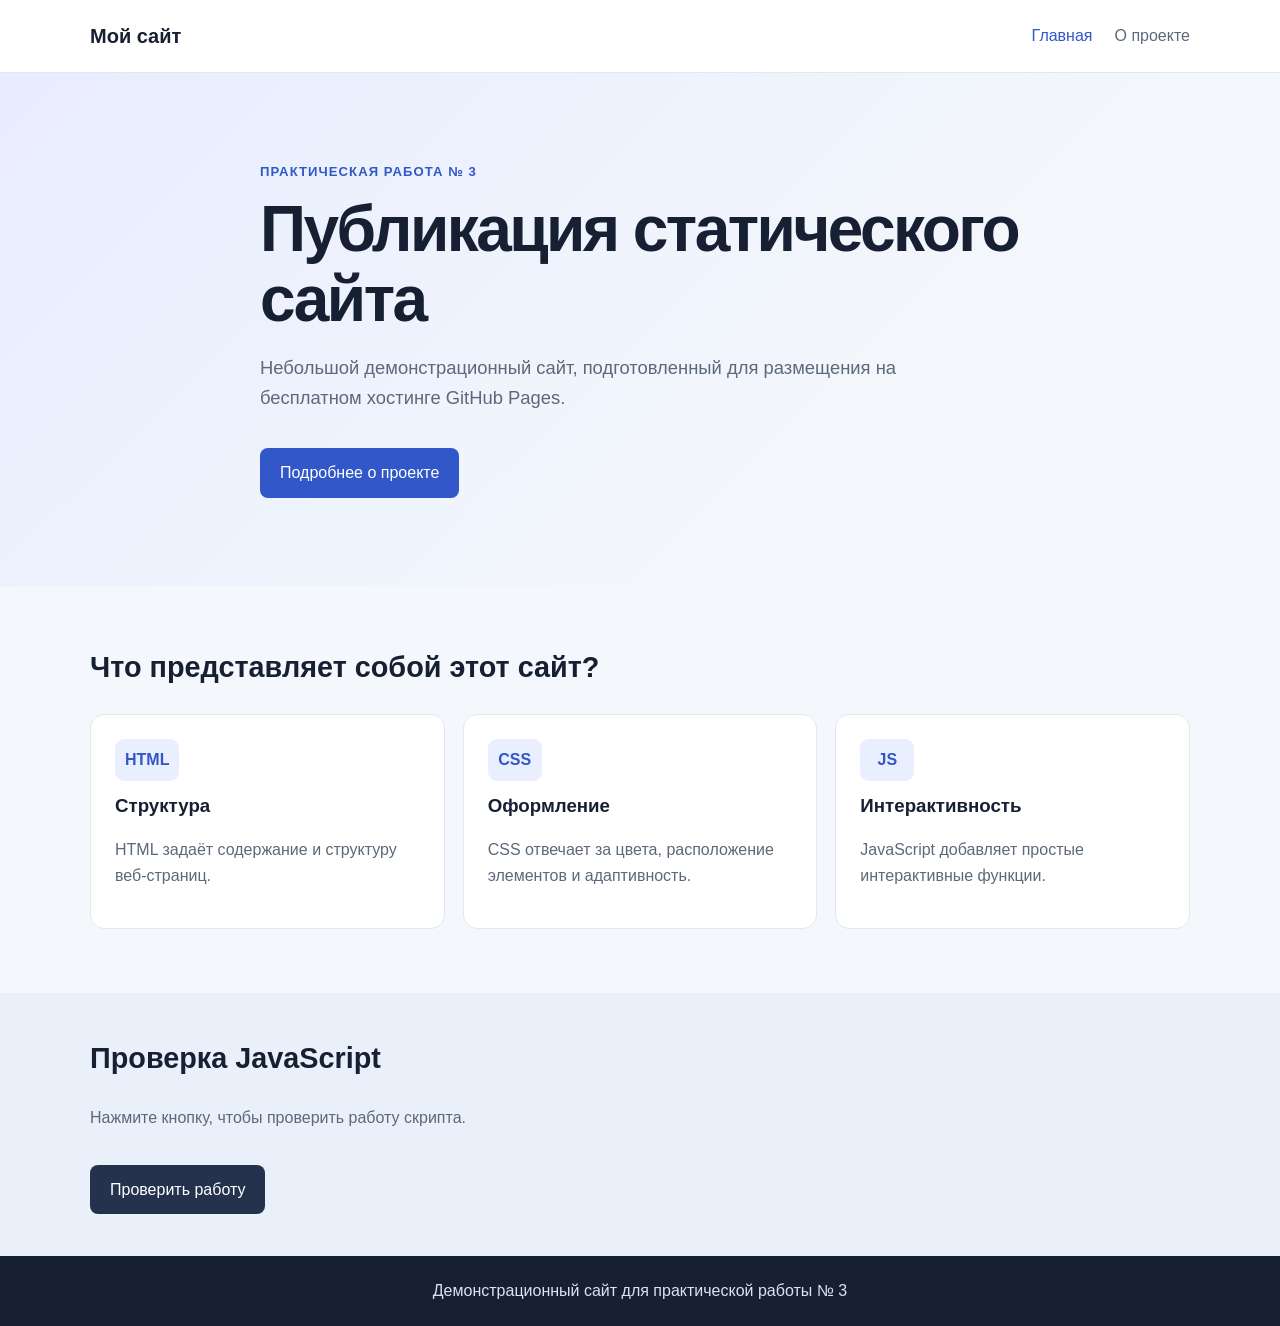
<file: index.html>
<!DOCTYPE html>
<html lang="ru">
<head>
  <meta charset="UTF-8">
  <meta name="viewport" content="width=device-width, initial-scale=1.0">
  <meta name="description" content="Демонстрационный статический сайт для практической работы № 3.">
  <title>Мой сайт — Главная</title>
  <link rel="stylesheet" href="css/style.css">
  <script src="js/script.js" defer></script>
</head>
<body>
  <header class="site-header">
    <div class="container header-inner">
      <a class="logo" href="index.html">Мой сайт</a>
      <nav aria-label="Основная навигация">
        <a class="active" href="index.html">Главная</a>
        <a href="about.html">О проекте</a>
      </nav>
    </div>
  </header>

  <main>
    <section class="hero">
      <div class="container hero-content">
        <p class="eyebrow">Практическая работа № 3</p>
        <h1>Публикация статического сайта</h1>
        <p class="lead">Небольшой демонстрационный сайт, подготовленный для размещения на бесплатном хостинге GitHub Pages.</p>
        <a class="button" href="about.html">Подробнее о проекте</a>
      </div>
    </section>

    <section class="container section">
      <h2>Что представляет собой этот сайт?</h2>
      <div class="cards">
        <article class="card">
          <div class="card-icon">HTML</div>
          <h3>Структура</h3>
          <p>HTML задаёт содержание и структуру веб-страниц.</p>
        </article>
        <article class="card">
          <div class="card-icon">CSS</div>
          <h3>Оформление</h3>
          <p>CSS отвечает за цвета, расположение элементов и адаптивность.</p>
        </article>
        <article class="card">
          <div class="card-icon">JS</div>
          <h3>Интерактивность</h3>
          <p>JavaScript добавляет простые интерактивные функции.</p>
        </article>
      </div>
    </section>

    <section class="notice">
      <div class="container">
        <h2>Проверка JavaScript</h2>
        <p id="status-message">Нажмите кнопку, чтобы проверить работу скрипта.</p>
        <button class="button button-secondary" id="check-button" type="button">Проверить работу</button>
      </div>
    </section>
  </main>

  <footer class="site-footer">
    <div class="container">
      <p>Демонстрационный сайт для практической работы № 3</p>
    </div>
  </footer>
</body>
</html>
</file>
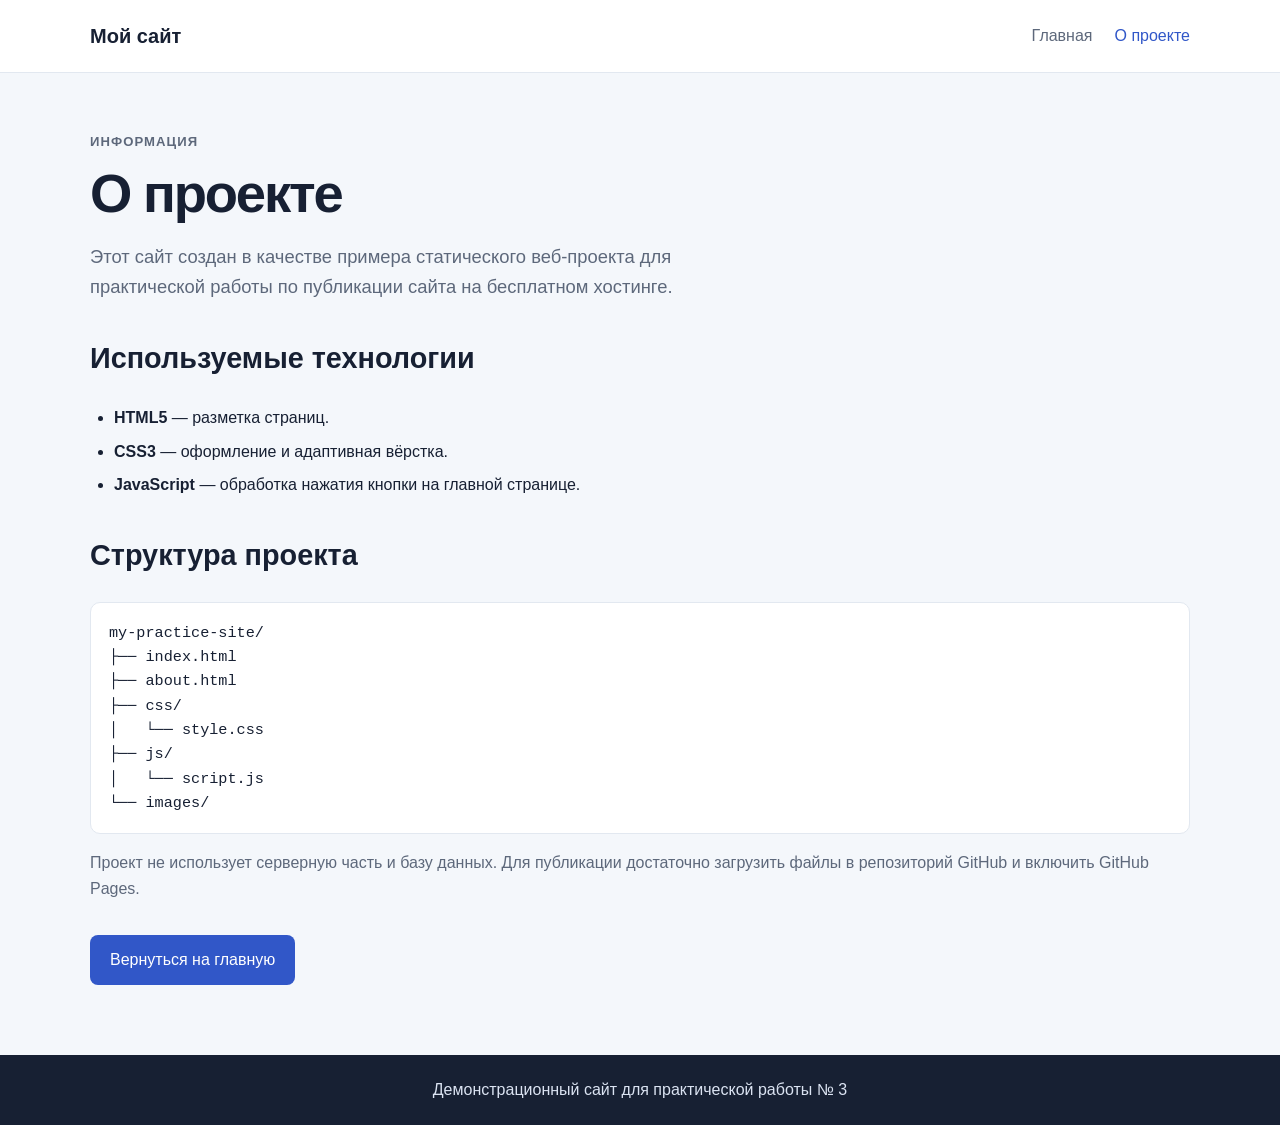
<file: about.html>
<!DOCTYPE html>
<html lang="ru">
<head>
  <meta charset="UTF-8">
  <meta name="viewport" content="width=device-width, initial-scale=1.0">
  <meta name="description" content="Информация о демонстрационном статическом сайте.">
  <title>Мой сайт — О проекте</title>
  <link rel="stylesheet" href="css/style.css">
  <script src="js/script.js" defer></script>
</head>
<body>
  <header class="site-header">
    <div class="container header-inner">
      <a class="logo" href="index.html">Мой сайт</a>
      <nav aria-label="Основная навигация">
        <a href="index.html">Главная</a>
        <a class="active" href="about.html">О проекте</a>
      </nav>
    </div>
  </header>

  <main class="container page-content">
    <p class="eyebrow">Информация</p>
    <h1>О проекте</h1>
    <p class="lead">Этот сайт создан в качестве примера статического веб-проекта для практической работы по публикации сайта на бесплатном хостинге.</p>

    <h2>Используемые технологии</h2>
    <ul class="technology-list">
      <li><strong>HTML5</strong> — разметка страниц.</li>
      <li><strong>CSS3</strong> — оформление и адаптивная вёрстка.</li>
      <li><strong>JavaScript</strong> — обработка нажатия кнопки на главной странице.</li>
    </ul>

    <h2>Структура проекта</h2>
    <pre class="file-tree">my-practice-site/
├── index.html
├── about.html
├── css/
│   └── style.css
├── js/
│   └── script.js
└── images/</pre>

    <p>Проект не использует серверную часть и базу данных. Для публикации достаточно загрузить файлы в репозиторий GitHub и включить GitHub Pages.</p>
    <a class="button" href="index.html">Вернуться на главную</a>
  </main>

  <footer class="site-footer">
    <div class="container">
      <p>Демонстрационный сайт для практической работы № 3</p>
    </div>
  </footer>
</body>
</html>
</file>
<file: css/style.css>
:root {
  --bg: #f4f7fb;
  --surface: #ffffff;
  --text: #172033;
  --muted: #5d687b;
  --primary: #3157c8;
  --primary-dark: #2444a5;
  --border: #e2e8f0;
}

* { box-sizing: border-box; }

html { scroll-behavior: smooth; }

body {
  margin: 0;
  font-family: Arial, Helvetica, sans-serif;
  color: var(--text);
  background: var(--bg);
  line-height: 1.6;
}

.container {
  width: min(1100px, calc(100% - 40px));
  margin: 0 auto;
}

.site-header {
  background: var(--surface);
  border-bottom: 1px solid var(--border);
}

.header-inner {
  min-height: 72px;
  display: flex;
  align-items: center;
  justify-content: space-between;
  gap: 24px;
}

.logo {
  color: var(--text);
  text-decoration: none;
  font-size: 1.25rem;
  font-weight: 700;
}

nav { display: flex; gap: 22px; }

nav a {
  color: var(--muted);
  text-decoration: none;
  padding: 8px 0;
}

nav a:hover, nav a.active { color: var(--primary); }

.hero {
  padding: 88px 0;
  background: linear-gradient(135deg, #e7edff, #f4f7fb 70%);
}

.hero-content { max-width: 760px; }

.eyebrow {
  margin: 0 0 12px;
  color: var(--primary);
  font-size: .82rem;
  font-weight: 700;
  letter-spacing: .08em;
  text-transform: uppercase;
}

h1 {
  margin: 0 0 18px;
  font-size: clamp(2.2rem, 6vw, 4rem);
  line-height: 1.1;
  letter-spacing: -.04em;
}

h2 { margin-top: 0; font-size: 1.8rem; }
h3 { margin: 10px 0 6px; }

.lead {
  max-width: 680px;
  color: var(--muted);
  font-size: 1.15rem;
}

.button {
  display: inline-block;
  margin-top: 18px;
  padding: 12px 20px;
  border: 0;
  border-radius: 8px;
  background: var(--primary);
  color: #fff;
  font: inherit;
  text-decoration: none;
  cursor: pointer;
  transition: background .2s ease, transform .2s ease;
}

.button:hover { background: var(--primary-dark); transform: translateY(-1px); }
.button-secondary { background: #24324d; }

.section { padding-top: 58px; padding-bottom: 64px; }

.cards {
  display: grid;
  grid-template-columns: repeat(3, 1fr);
  gap: 18px;
  margin-top: 24px;
}

.card {
  padding: 24px;
  background: var(--surface);
  border: 1px solid var(--border);
  border-radius: 14px;
}

.card p, .page-content p { color: var(--muted); }

.card-icon {
  display: inline-grid;
  min-width: 54px;
  height: 42px;
  padding: 0 10px;
  place-items: center;
  border-radius: 9px;
  background: #e9efff;
  color: var(--primary);
  font-weight: 700;
}

.notice {
  padding: 42px 0;
  background: #eaf0fa;
}

.notice p { color: var(--muted); }

.site-footer {
  padding: 22px 0;
  background: #172033;
  color: #dbe3f2;
  text-align: center;
}

.site-footer p { margin: 0; }

.page-content { min-height: calc(100vh - 150px); padding-top: 58px; padding-bottom: 70px; }
.page-content h1 { font-size: clamp(2.2rem, 5vw, 3.4rem); }
.page-content h2 { margin-top: 34px; }

.technology-list { padding-left: 24px; }
.technology-list li { margin: 8px 0; }

.file-tree {
  overflow-x: auto;
  padding: 18px;
  border: 1px solid var(--border);
  border-radius: 10px;
  background: #fff;
  font-size: .95rem;
}

@media (max-width: 700px) {
  .header-inner { align-items: flex-start; flex-direction: column; padding: 16px 0; gap: 8px; }
  nav { gap: 18px; }
  .hero { padding: 64px 0; }
  .cards { grid-template-columns: 1fr; }
}
</file>
